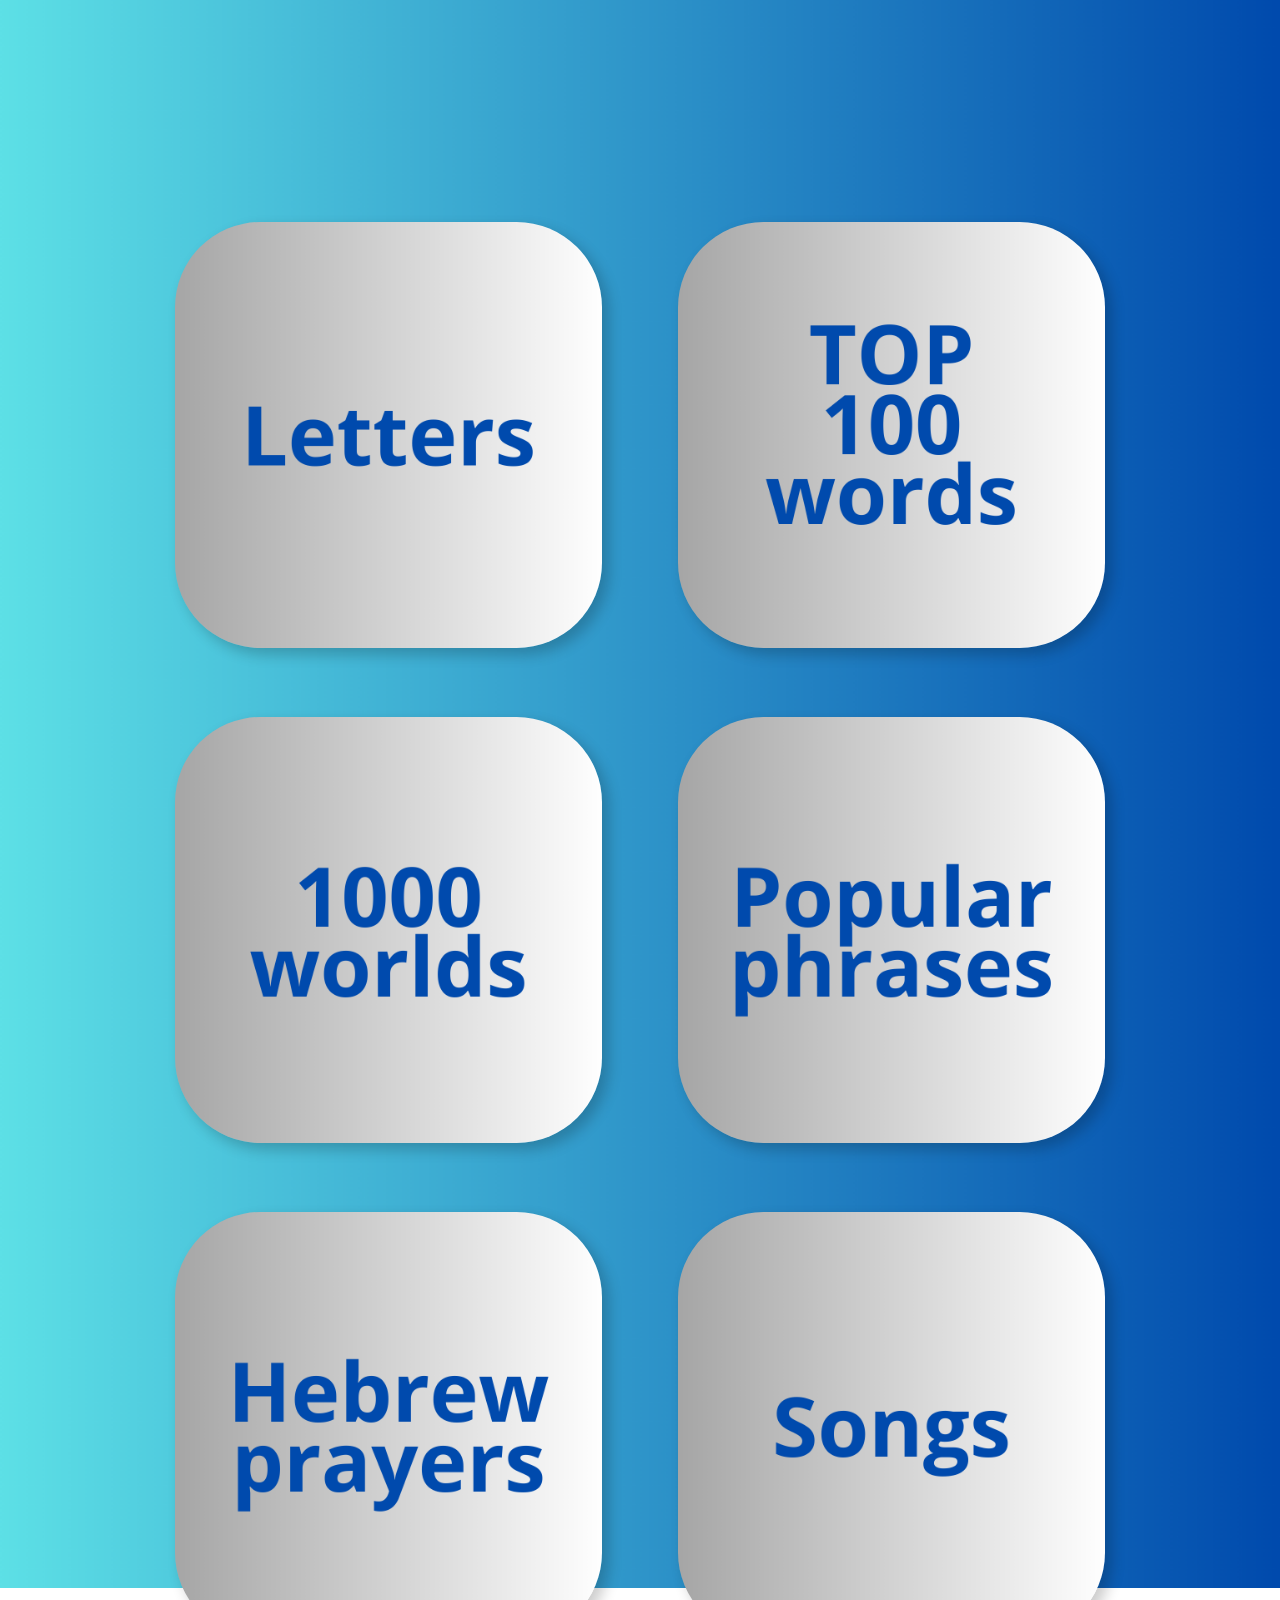
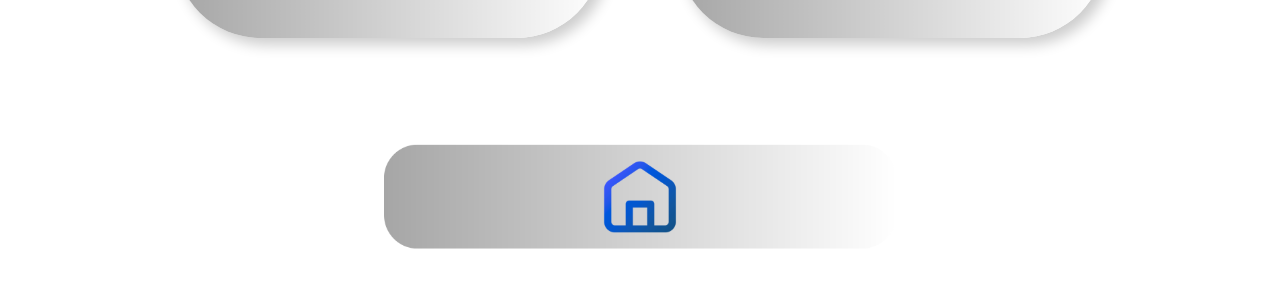
<file: index.html>
<!DOCTYPE html>
<html lang="en">
<head>
    <meta charset="UTF-8">
    <meta name="viewport" content="width=device-width, initial-scale=1.0">
    <title>Main Menu</title>
    <style>
        body {
            font-family: sans-serif;
            margin: 0;
            background: url('MainMenu/Background.png') no-repeat center center fixed;
            background-size: cover;
            min-height: 100vh;
            display: flex;
            flex-direction: column;
            align-items: center;
            position: relative;
        }

        .menu-button {
            position: absolute;
            cursor: pointer;
            border-radius: 20%;
            background-size: 100% 100%;
            background-repeat: no-repeat;
            background-position: center;
            box-shadow: 6.67px 6.67px 13.33px rgba(0, 0, 0, 0.2);
            transition: transform 0.2s, box-shadow 0.2s;
            width: 33.33vw;
            height: 33.33vw;
            overflow: hidden;
            z-index: 1;
        }

        .menu-button:hover {
            transform: scale(1.05);
            box-shadow: 9.33px 9.33px 16px rgba(0, 0, 0, 0.25);
        }

        .menu-button:active {
            transform: scale(0.95);
            box-shadow: 4px 4px 10.67px rgba(0, 0, 0, 0.15);
        }

        .home-button {
            position: absolute;
            top: 133.33vw;
            left: 30vw;
            width: 40vw;
            height: 14vw;
            border-radius: 20%;
            border: none;
            cursor: pointer;
            overflow: hidden;
            background-size: cover;
            background-repeat: no-repeat;
            background-position: center;
            box-shadow: 6.67px 6.67px 13.33px rgba(0, 0, 0, 0);
            background-color: transparent;
            z-index: 1;
        }

        #letters-button {
            top: 17.33vw;
            left: 13.67vw;
            background-image: url('MainMenu/Letters.png');
        }

        #top100-button {
            top: 17.33vw;
            left: 53vw;
            background-image: url('MainMenu/Top100.png');
        }

        #thousand-button {
            top: 56vw;
            left: 13.67vw;
            background-image: url('MainMenu/1000.png');
        }

        #phrases-button {
            top: 56vw;
            left: 53vw;
            background-image: url('MainMenu/Phrases.png');
        }

        #prayers-button {
            top: 94.67vw;
            left: 13.67vw;
            background-image: url('MainMenu/Prayers.png');
        }

        #songs-button {
            top: 94.67vw;
            left: 53vw;
            background-image: url('MainMenu/Songs.png');
        }
    </style>
</head>
<body>

    <!-- Главное меню -->
    <div class="menu-button" id="letters-button" onclick="alert('Letters section coming soon!')"></div>
    <div class="menu-button" id="top100-button" onclick="window.location.href='top100.html'"></div>
    <div class="menu-button" id="thousand-button" onclick="window.location.href='1000.html'"></div>
    <div class="menu-button" id="phrases-button" onclick="window.location.href='phrases.html'"></div>
    <div class="menu-button" id="prayers-button" onclick="alert('Prayers section coming soon!')"></div>
    <div class="menu-button" id="songs-button" onclick="window.location.href='songs.html'"></div>
    <button class="menu-button home-button" onclick="alert('Home button clicked!')" style="background-image: url('MainMenu/Home.png');"></button>

</body>
</html>
</file>
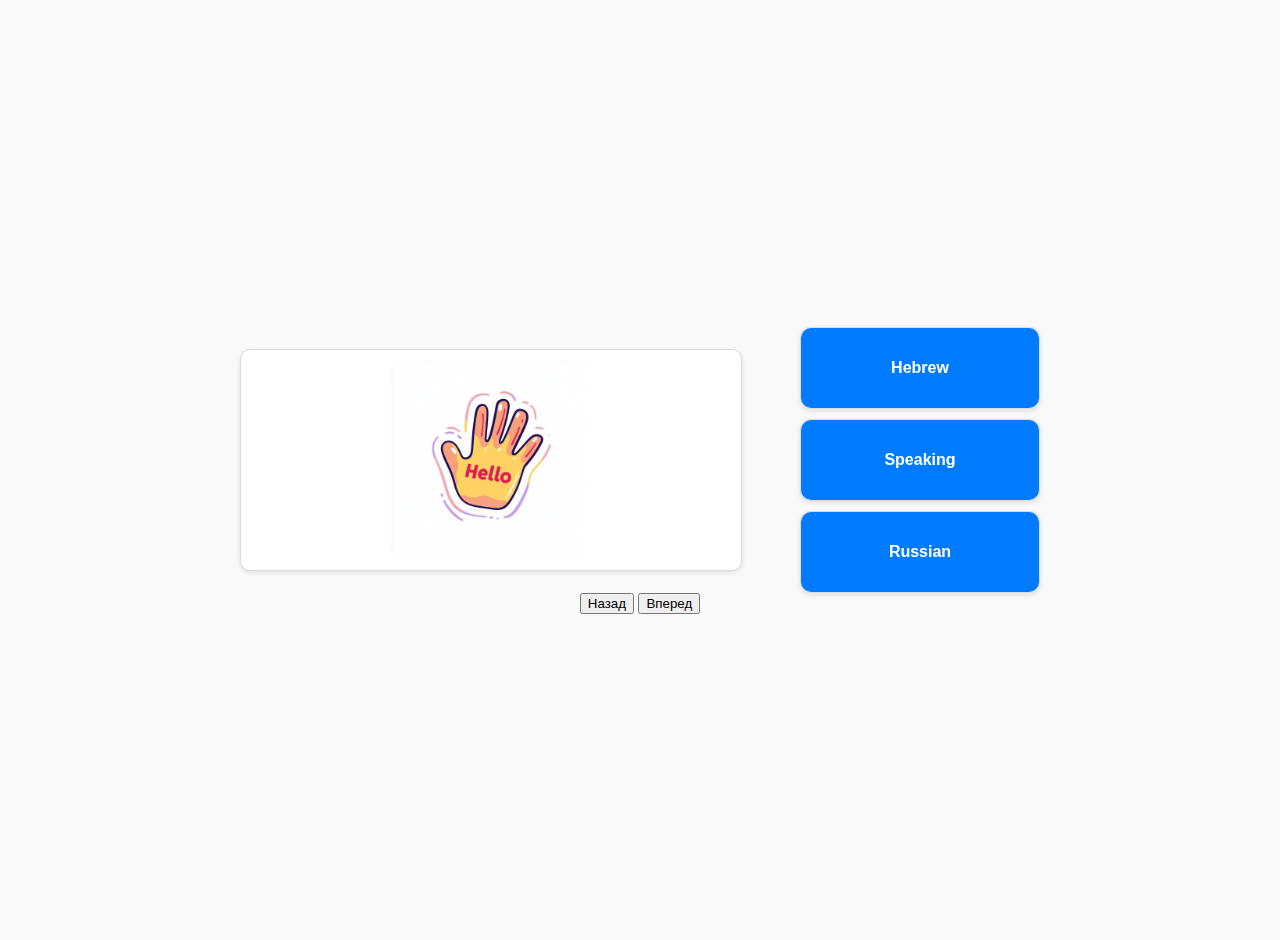
<file: 1000.html>
<!DOCTYPE html>
<html lang="en">
<head>
    <meta charset="UTF-8">
    <meta name="viewport" content="width=device-width, initial-scale=1.0">
    <title>1000 Words</title>
    <link rel="stylesheet" href="1000.css">
</head>
<body>
    <div class="word-container">
        <!-- Большая карточка с изображением -->
        <div class="card image-card" onclick="playAudio()">
            <img id="wordImage" src="" alt="Word Image">
        </div>

        <!-- Три маленькие карточки -->
        <div class="details-container">
            <div class="card detail-card hebrew-card" onclick="flipDetail(this, 'hebrew')">
                <div class="card-front">Hebrew</div>
                <div class="card-back" id="hebrewText"></div>
            </div>
            <div class="card detail-card translit-card" onclick="flipDetail(this, 'translit')">
                <div class="card-front">Speaking</div>
                <div class="card-back" id="translitText"></div>
            </div>
            <div class="card detail-card meaning-card" onclick="flipDetail(this, 'meaning')">
                <div class="card-front">Russian</div>
                <div class="card-back" id="meaningText"></div>
            </div>
        </div>
    </div>

    <!-- Кнопки управления -->
    <div class="navigation">
        <button onclick="prevWord()">Назад</button>
        <button onclick="nextWord()">Вперед</button>
    </div>

    <script src="1000.js"></script>
</body>
</html>
</file>
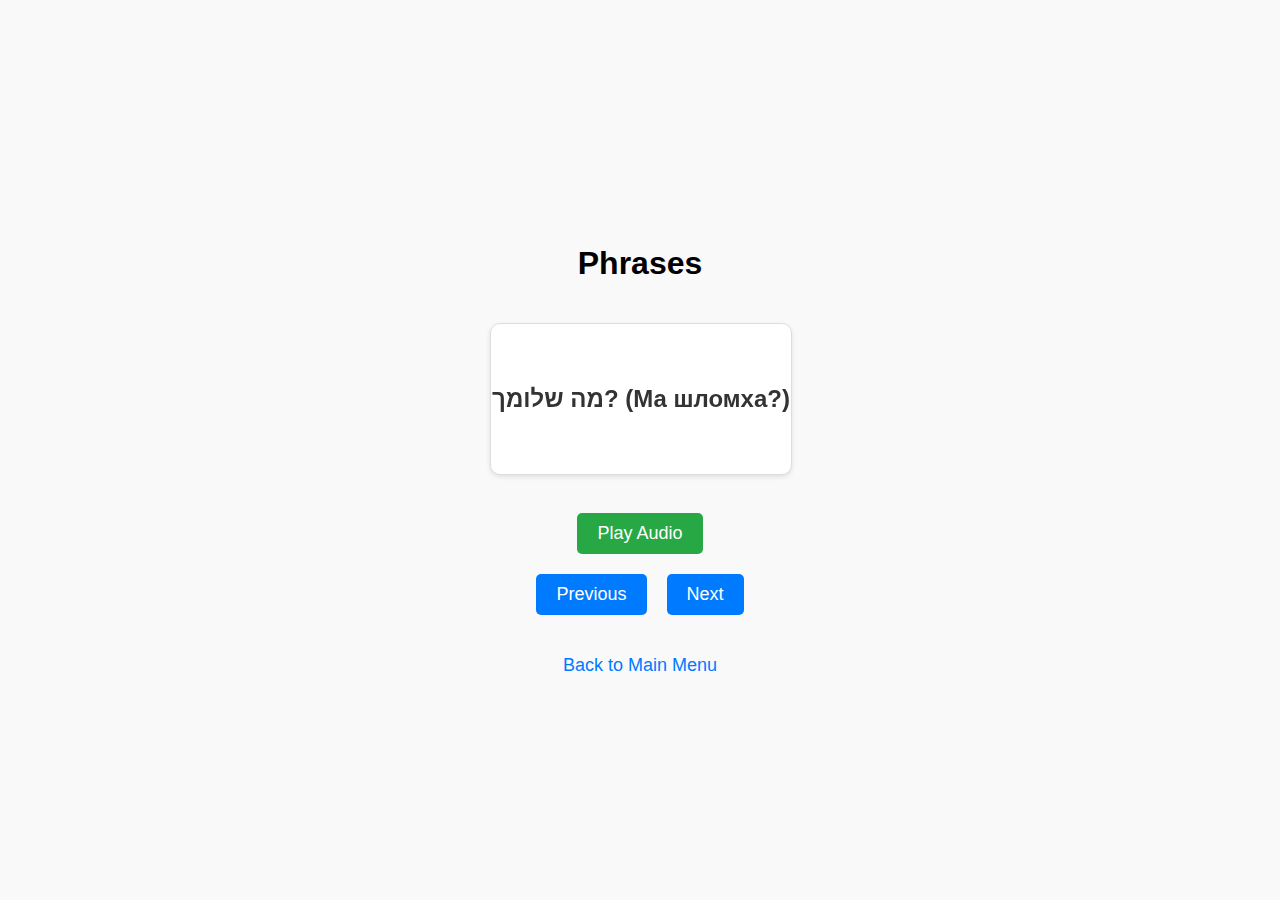
<file: phrases.html>
<!DOCTYPE html>
<html lang="en">
<head>
    <meta charset="UTF-8">
    <meta name="viewport" content="width=device-width, initial-scale=1.0">
    <title>Phrases</title>
    <style>
        body {
            font-family: Arial, sans-serif;
            margin: 0;
            padding: 0;
            background: #f9f9f9;
            display: flex;
            flex-direction: column;
            align-items: center;
            justify-content: center;
            height: 100vh;
            text-align: center;
        }

        .phrase-container {
            width: 300px;
            height: 150px;
            margin: 20px;
            perspective: 1000px; /* Для 3D-эффекта */
        }

        .phrase-card {
            width: 100%;
            height: 100%;
            position: relative;
            transform-style: preserve-3d;
            transition: transform 0.8s ease-in-out;
            cursor: pointer;
        }

        .phrase-card.is-flipped {
            transform: rotateY(180deg);
        }

        .phrase-front, .phrase-back {
            position: absolute;
            width: 100%;
            height: 100%;
            backface-visibility: hidden;
            display: flex;
            align-items: center;
            justify-content: center;
            font-size: 24px;
            font-weight: bold;
            border: 1px solid #ddd;
            border-radius: 10px;
            background: #fff;
            box-shadow: 0 2px 5px rgba(0, 0, 0, 0.1);
        }

        .phrase-front {
            color: #333;
        }

        .phrase-back {
            transform: rotateY(180deg);
            color: #555;
            background: #f0f0f0;
        }

        .controls {
            display: flex;
            gap: 20px;
            margin-top: 20px;
        }

        .controls button {
            padding: 10px 20px;
            font-size: 18px;
            background-color: #007BFF;
            color: white;
            border: none;
            border-radius: 5px;
            cursor: pointer;
            transition: background-color 0.3s;
        }

        .controls button:hover {
            background-color: #0056b3;
        }

        .audio-button {
            margin-top: 20px;
        }

        .audio-button button {
            padding: 10px 20px;
            font-size: 18px;
            background-color: #28a745;
            color: white;
            border: none;
            border-radius: 5px;
            cursor: pointer;
            transition: background-color 0.3s;
        }

        .audio-button button:hover {
            background-color: #1e7e34;
        }

        .back-to-menu {
            margin-top: 40px;
            font-size: 18px;
            text-decoration: none;
            color: #007BFF;
        }

        .back-to-menu:hover {
            text-decoration: underline;
        }
    </style>
</head>
<body>
    <h1>Phrases</h1>

    <div class="phrase-container">
        <div class="phrase-card" id="phraseCard">
            <div class="phrase-front" id="phraseFront">Tap to see the translation!</div>
            <div class="phrase-back" id="phraseBack"></div>
        </div>
    </div>

    <div class="audio-button">
        <button onclick="playAudio()">Play Audio</button>
    </div>

    <div class="controls">
        <button onclick="prevPhrase()">Previous</button>
        <button onclick="nextPhrase()">Next</button>
    </div>

    <a href="index.html" class="back-to-menu">Back to Main Menu</a>

    <script src="phrases.js"></script>
</body>
</html>
</file>
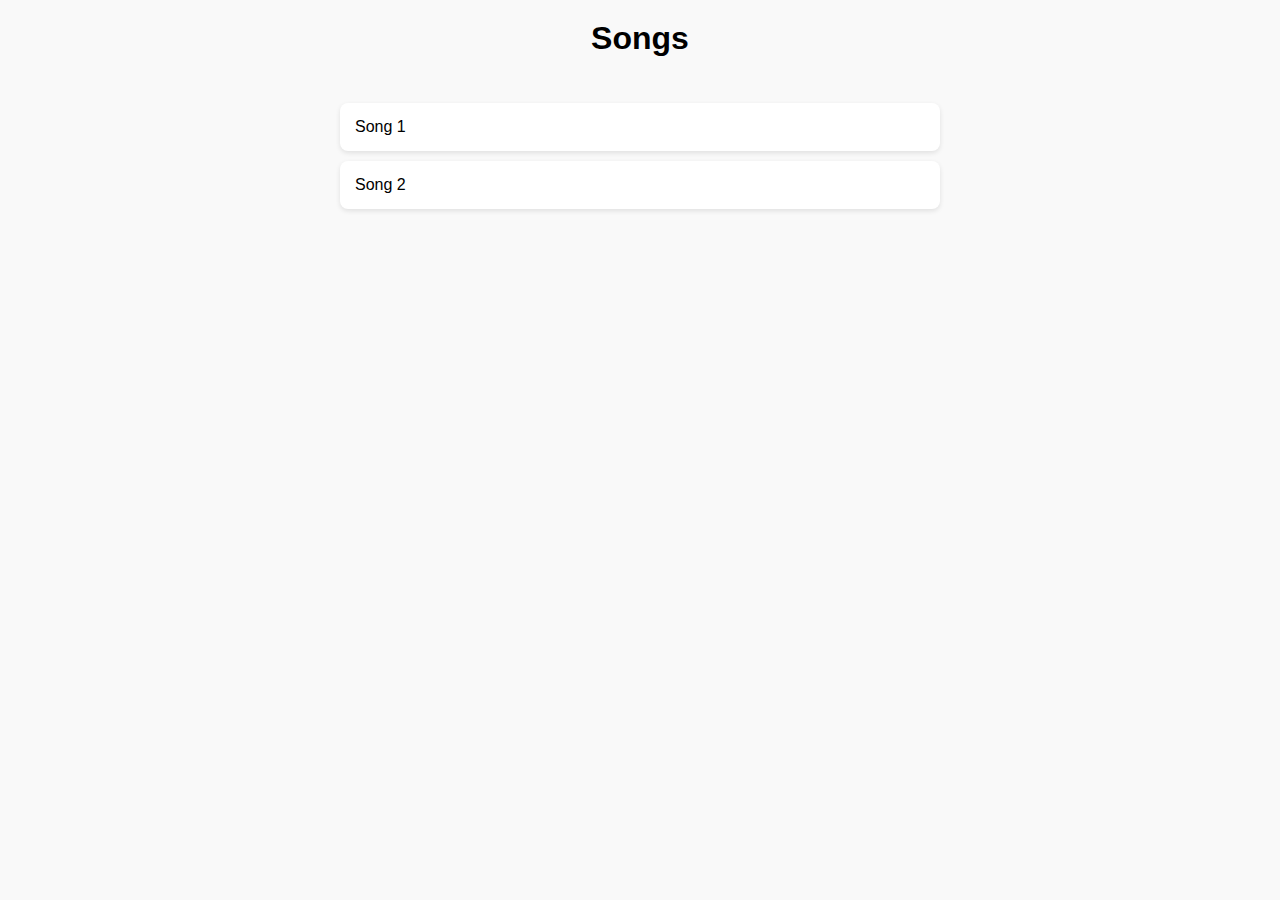
<file: player.html>
<!DOCTYPE html>
<html lang="en">
<head>
    <meta charset="UTF-8">
    <meta name="viewport" content="width=device-width, initial-scale=1.0">
    <title>Player</title>
    <style>
        body {
            font-family: Arial, sans-serif;
            margin: 0;
            padding: 0;
            background: #f9f9f9;
            display: flex;
            flex-direction: column;
            align-items: center;
        }

        .player {
            width: 90%;
            max-width: 600px;
            background: #fff;
            border-radius: 8px;
            box-shadow: 0 2px 5px rgba(0, 0, 0, 0.1);
            padding: 20px;
            margin-top: 50px;
        }

        audio {
            width: 100%;
            margin-bottom: 20px;
        }

        .controls {
            display: flex;
            gap: 10px;
            justify-content: center;
        }

        .controls button {
            padding: 10px 15px;
            border: none;
            border-radius: 5px;
            background: #007BFF;
            color: white;
            cursor: pointer;
            font-size: 16px;
            transition: background 0.2s;
        }

        .controls button:hover {
            background: #0056b3;
        }

        .subtitle {
            margin-top: 20px;
            text-align: center;
        }

        .subtitle div {
            margin: 5px 0;
        }
    </style>
</head>
<body>
    <h1 id="songTitle">Song Title</h1>
    <div class="player">
        <audio id="audio" controls></audio>
        <div class="controls">
            <button onclick="rewind()">Back</button>
            <button id="playPauseButton" onclick="togglePlay()">Play</button>
            <button onclick="forward()">Forward</button>
        </div>
        <div class="subtitle">
            <div id="transcription">Transcription in Hebrew</div>
            <div id="translation">Translation in Russian</div>
        </div>
    </div>

    <script>
        const urlParams = new URLSearchParams(window.location.search);
        const songIndex = urlParams.get('song');

        let subtitleData = [];
        const audio = document.getElementById('audio');
        const transcription = document.getElementById('transcription');
        const translation = document.getElementById('translation');
        const playPauseButton = document.getElementById('playPauseButton');
        const songTitle = document.getElementById('songTitle');

        async function loadSong() {
            try {
                const response = await fetch('songs.json');
                if (!response.ok) throw new Error('Failed to fetch songs');
                const songs = await response.json();

                const song = songs[songIndex];
                if (!song) {
                    alert('Song not found!');
                    window.location.href = 'songs.html';
                    return;
                }

                songTitle.textContent = song.title;
                audio.src = song.file;

                const subtitlesResponse = await fetch(song.subtitles);
                if (!subtitlesResponse.ok) throw new Error('Failed to fetch subtitles');
                subtitleData = await subtitlesResponse.json();

                audio.addEventListener('timeupdate', updateSubtitles);
            } catch (error) {
                console.error('Error loading song:', error);
                alert('Failed to load song.');
            }
        }

        function updateSubtitles() {
            const currentTime = audio.currentTime;
            const currentSubtitle = subtitleData.find(
                (sub) =>
                    currentTime >= sub.time &&
                    currentTime < (subtitleData[subtitleData.indexOf(sub) + 1]?.time || Infinity)
            );

            if (currentSubtitle) {
                transcription.textContent = currentSubtitle.hebrew;
                translation.textContent = currentSubtitle.translation;
            }
        }

        function togglePlay() {
            if (audio.paused) {
                audio.play();
                playPauseButton.textContent = 'Pause';
            } else {
                audio.pause();
                playPauseButton.textContent = 'Play';
            }
        }

        function rewind() {
            audio.currentTime -= 5;
        }

        function forward() {
            audio.currentTime += 5;
        }

        loadSong();
    </script>
</body>
</html>
</file>
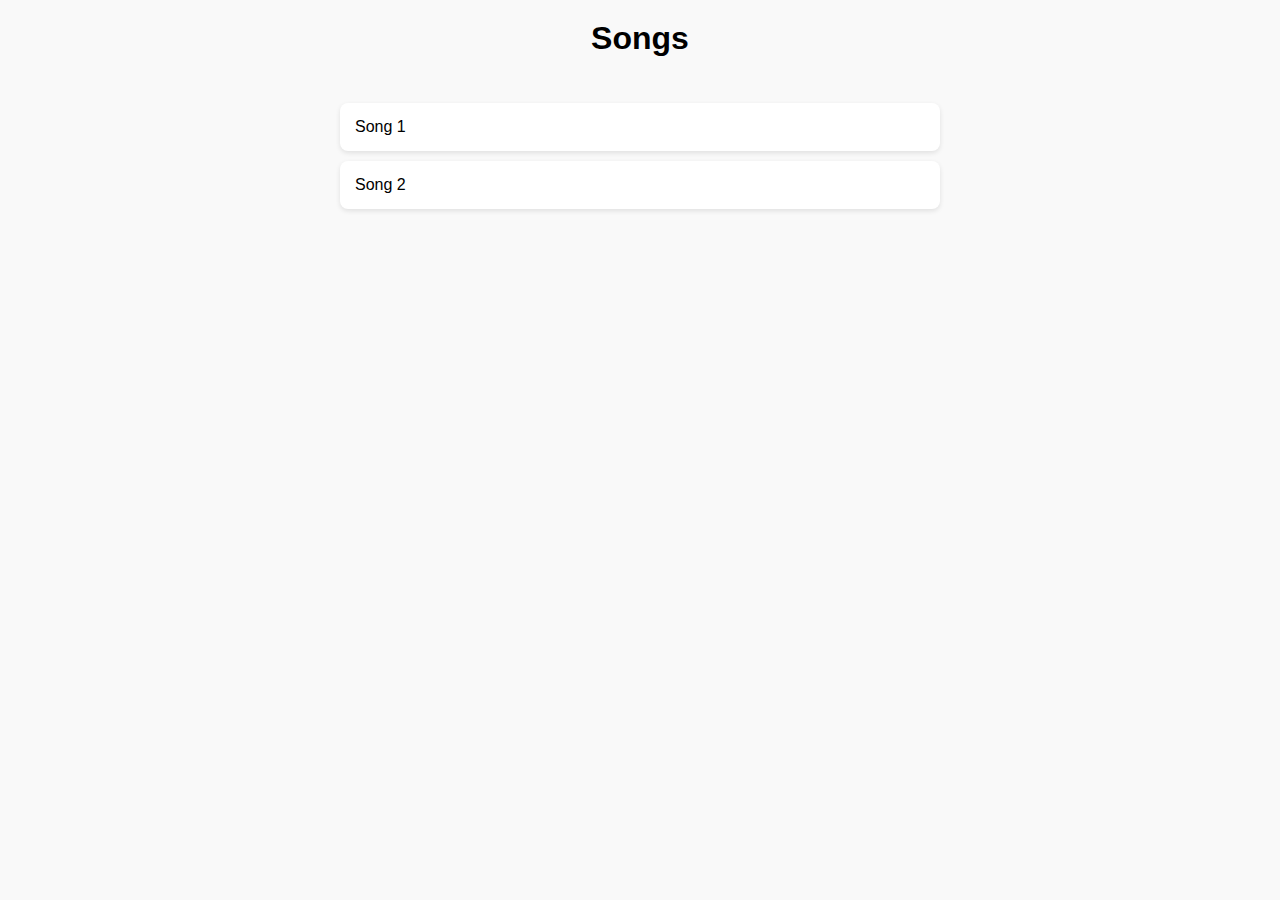
<file: songs.html>
<!DOCTYPE html>
<html lang="en">
<head>
    <meta charset="UTF-8">
    <meta name="viewport" content="width=device-width, initial-scale=1.0">
    <title>Songs</title>
    <style>
        body {
            font-family: Arial, sans-serif;
            margin: 0;
            padding: 0;
            background: #f9f9f9;
            display: flex;
            flex-direction: column;
            align-items: center;
        }

        h1 {
            margin: 20px 0;
        }

        .song-list {
            width: 90%;
            max-width: 600px;
            list-style: none;
            padding: 0;
        }

        .song-item {
            background: #fff;
            margin: 10px 0;
            padding: 15px;
            border-radius: 8px;
            box-shadow: 0 2px 5px rgba(0, 0, 0, 0.1);
            cursor: pointer;
            transition: transform 0.2s ease-in-out;
        }

        .song-item:hover {
            transform: scale(1.02);
        }
    </style>
</head>
<body>
    <h1>Songs</h1>
    <ul class="song-list" id="songList"></ul>

    <script>
        async function loadSongs() {
            try {
                const response = await fetch('songs.json');
                if (!response.ok) throw new Error('Failed to fetch songs');
                const songs = await response.json();

                const songList = document.getElementById('songList');
                songList.innerHTML = '';

                songs.forEach((song, index) => {
                    const li = document.createElement('li');
                    li.className = 'song-item';
                    li.textContent = song.title;
                    li.onclick = () => {
                        window.location.href = `player.html?song=${index}`;
                    };
                    songList.appendChild(li);
                });
            } catch (error) {
                console.error('Error loading songs:', error);
                alert('Failed to load songs.');
            }
        }

        loadSongs();
    </script>
</body>
</html>
</file>
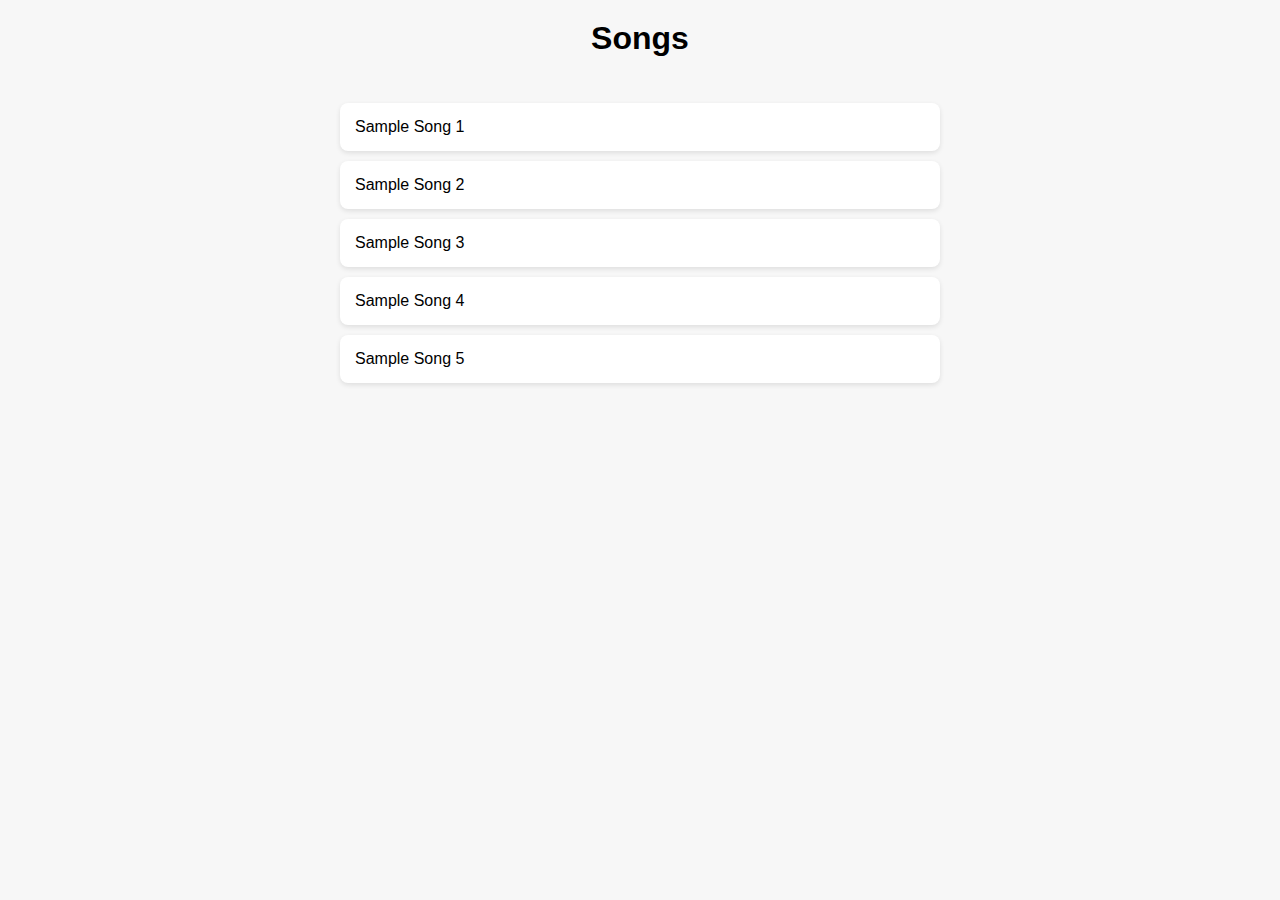
<file: audio/songs.html>
<!DOCTYPE html>
<html lang="en">
<head>
    <meta charset="UTF-8">
    <meta name="viewport" content="width=device-width, initial-scale=1.0">
    <title>Songs</title>
    <style>
        body {
            font-family: Arial, sans-serif;
            margin: 0;
            padding: 0;
            background: #f7f7f7;
            display: flex;
            flex-direction: column;
            align-items: center;
        }
        h1 {
            margin: 20px 0;
        }
        .song-list {
            width: 90%;
            max-width: 600px;
            list-style: none;
            padding: 0;
        }
        .song-item {
            background: #fff;
            margin: 10px 0;
            padding: 15px;
            border-radius: 8px;
            box-shadow: 0 2px 5px rgba(0, 0, 0, 0.1);
            cursor: pointer;
            transition: transform 0.2s ease-in-out;
        }
        .song-item:hover {
            transform: scale(1.02);
        }
        .player {
            display: none;
            flex-direction: column;
            align-items: center;
            width: 90%;
            max-width: 600px;
            background: #fff;
            border-radius: 8px;
            box-shadow: 0 2px 5px rgba(0, 0, 0, 0.1);
            padding: 20px;
        }
        .player audio {
            width: 100%;
            margin-bottom: 20px;
        }
        .controls {
            display: flex;
            gap: 10px;
        }
        .controls button {
            padding: 10px 15px;
            border: none;
            border-radius: 5px;
            background: #007BFF;
            color: white;
            cursor: pointer;
            font-size: 16px;
            transition: background 0.2s;
        }
        .controls button:hover {
            background: #0056b3;
        }
        .subtitle {
            margin-top: 20px;
            text-align: center;
        }
        .subtitle div {
            margin: 5px 0;
        }
    </style>
</head>
<body>

    <h1>Songs</h1>
    

    <!-- Song List -->
    <ul class="song-list" id="songList">
        <!-- Example Songs -->
        <li class="song-item" onclick="openPlayer('audio/song1.mp3', 'Sample Song 1')">Sample Song 1</li>
        <li class="song-item" onclick="openPlayer('audio/song2.mp3', 'Sample Song 2')">Sample Song 2</li>
        <li class="song-item" onclick="openPlayer('audio/song3.mp3', 'Sample Song 3')">Sample Song 3</li>
        <li class="song-item" onclick="openPlayer('audio/song4.mp3', 'Sample Song 4')">Sample Song 4</li>
        <li class="song-item" onclick="openPlayer('audio/song5.mp3', 'Sample Song 5')">Sample Song 5</li>

    </ul>

    <style>
        .song-list {
            width: 90%;
            max-width: 600px;
            list-style: none;
            padding: 0;
        }
        .song-item {
            background: #fff;
            margin: 10px 0;
            padding: 15px;
            border-radius: 8px;
            box-shadow: 0 2px 5px rgba(0, 0, 0, 0.1);
            cursor: pointer;
            transition: transform 0.2s ease-in-out;
        }
        .song-item:hover {
            transform: scale(1.02);
        }
        .player {
            display: none;
            flex-direction: column;
            align-items: center;
            width: 90%;
            max-width: 600px;
            background: #fff;
            border-radius: 8px;
            box-shadow: 0 2px 5px rgba(0, 0, 0, 0.1);
            padding: 20px;
        }
        .player audio {
            width: 100%;
            margin-bottom: 20px;
        }
        .controls {
            display: flex;
            gap: 10px;
        }
        .controls button {
            padding: 10px 15px;
            border: none;
            border-radius: 5px;
            background: #1500ff;
            color: white;
            cursor: pointer;
            font-size: 16px;
            transition: background 0.2s;
        }
        .controls button:hover {
            background: #0056b3;
        }
        .subtitle {
            margin-top: 20px;
            text-align: center;
        }
        .subtitle div {
            margin: 5px 0;
        }
    </style>
    

    <!-- Player -->
    <div class="player" id="player">
        <h2 id="songTitle">Song Title</h2>
        <audio id="audio" controls></audio>
        <div class="controls">
            <button onclick="rewind()">Back</button>
            <button onclick="togglePlay()" id="playPauseButton">Pause</button>
            <button onclick="forward()">Forward</button>
        </div>
        <div class="subtitle">
            <div id="transcription">Transcription in Hebrew</div>
            <div id="translation">Translation in Russian</div>
        </div>
    </div>

    <script>
        const player = document.getElementById('player');
        const songList = document.getElementById('songList');
        const audio = document.getElementById('audio');
        const playPauseButton = document.getElementById('playPauseButton');
        const songTitle = document.getElementById('songTitle');
        const transcription = document.getElementById('transcription');
        const translation = document.getElementById('translation');

        function openPlayer(songPath, title) {
            songList.style.display = 'none';
            player.style.display = 'flex';
            audio.src = songPath;
            songTitle.textContent = title;
            transcription.textContent = 'Sample transcription for ' + title;
            translation.textContent = 'Sample translation for ' + title;
            audio.play();
        }

        function togglePlay() {
            if (audio.paused) {
                audio.play();
                playPauseButton.textContent = 'Pause';
            } else {
                audio.pause();
                playPauseButton.textContent = 'Play';
            }
        }

        function rewind() {
            audio.currentTime -= 5;
        }

        function forward() {
            audio.currentTime += 5;
        }
    </script>

</body>
</html>
</file>
<file: 1000.css>
body {
    font-family: Arial, sans-serif;
    margin: 0;
    padding: 20px;
    background: #f9f9f9;
    display: flex;
    flex-direction: column;
    align-items: center;
    justify-content: center;
    height: 100vh;
}

.word-container {
    display: flex;
    align-items: center;
    justify-content: space-between;
    max-width: 800px;
    width: 100%;
}

.card {
    display: flex;
    align-items: center;
    justify-content: center;
    background: #fff;
    border: 1px solid #ddd;
    border-radius: 10px;
    box-shadow: 0 2px 5px rgba(0, 0, 0, 0.1);
    padding: 10px;
    text-align: center;
    transition: transform 0.5s ease-in-out;
    cursor: pointer;
    position: relative;
    perspective: 1000px;
}

.card .card-front, .card .card-back {
    position: absolute;
    width: 100%;
    height: 100%;
    backface-visibility: hidden;
    display: flex;
    align-items: center;
    justify-content: center;
    font-size: 16px;
    font-weight: bold;
    text-align: center;
    border-radius: 10px;
}

.card .card-front {
    background: #007BFF;
    color: white;
}

.card .card-back {
    background: #f0f0f0;
    color: #555;
    transform: rotateY(180deg);
}

.card.is-flipped .card-front {
    transform: rotateY(180deg);
}

.card.is-flipped .card-back {
    transform: rotateY(0);
}

.image-card {
    width: 60%;
    height: 200px;
}

.image-card img {
    max-width: 100%;
    max-height: 100%;
    border-radius: 10px;
}

.details-container {
    display: flex;
    flex-direction: column;
    gap: 10px;
    width: 30%;
}

.detail-card {
    height: 60px;
    font-size: 16px;
    font-weight: bold;
    position: relative;
}
</file>
